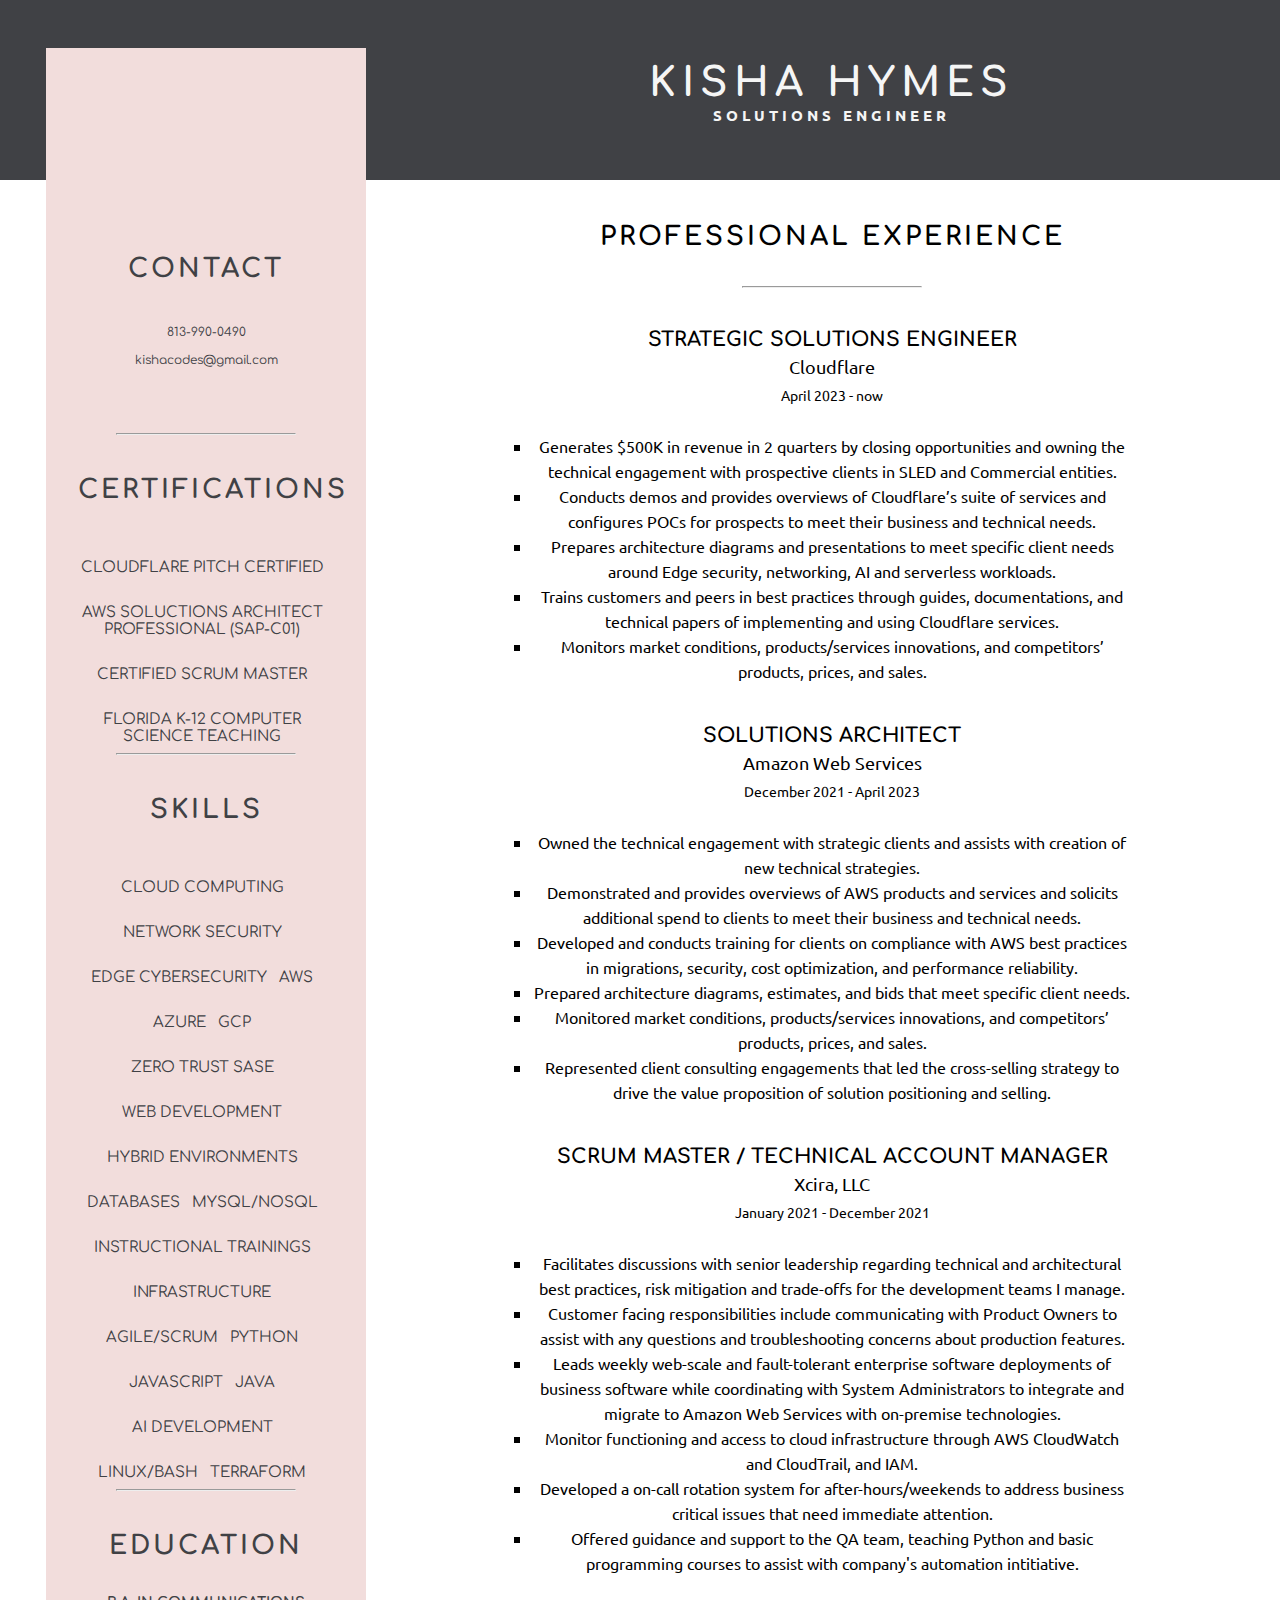
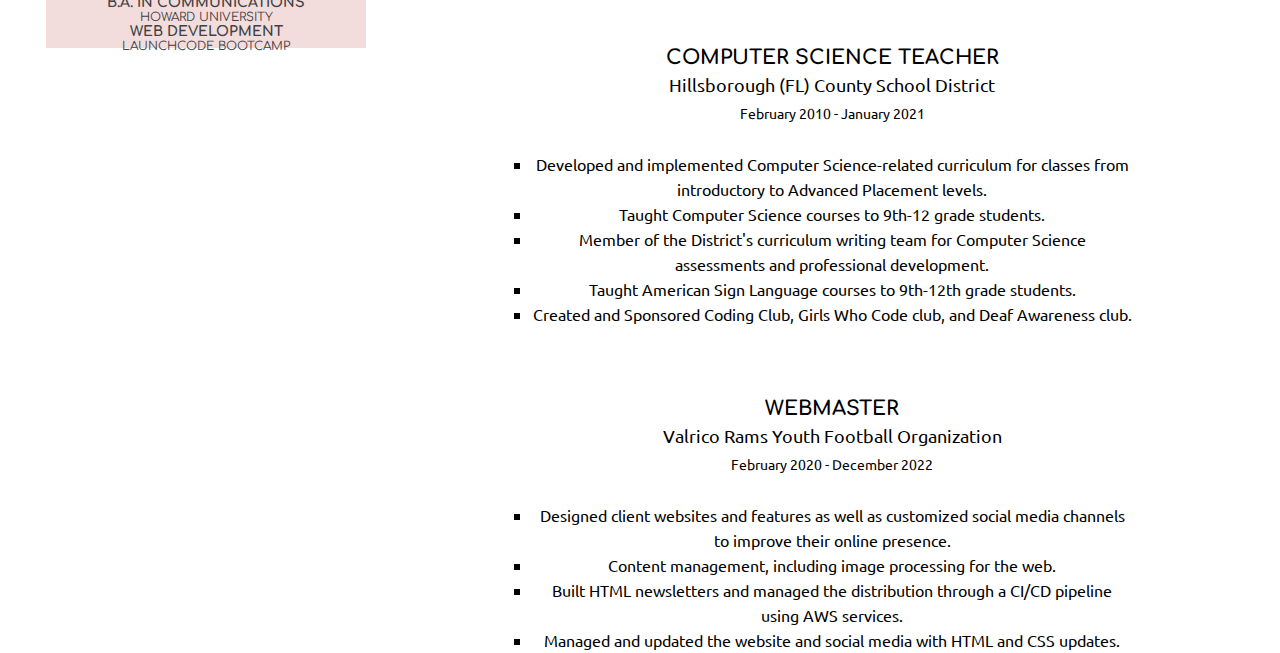
<file: newindex.html>
<html lang="en">
  <head>
    <meta charset="UTF-8" />
    <meta name="viewport" content="width=device-width, initial-scale=1.0" />
    <meta http-equiv="X-UA-Compatible" content="ie=edge" />
    <!--GOOGLE FONT-->
    <link
      href="https://fonts.googleapis.com/css?family=Comfortaa:700|Ubuntu"
      rel="stylesheet"
    />
    <!--FONT AWESOME-->
    <link
      rel="stylesheet"
      href="https://use.fontawesome.com/releases/v5.0.10/css/all.css"
      integrity="sha384-+d0P83n9kaQMCwj8F4RJB66tzIwOKmrdb46+porD/OvrJ+37WqIM7UoBtwHO6Nlg"
      crossorigin="anonymous"
    />
    <link rel="stylesheet" href="resume.css" />
    <!-- <link
      rel="stylesheet"
      type="text/css"
      href="https://kishacodes-website.s3.amazonaws.com/resume.css"
    /> -->
    <title>Resume for Kisha Hymes</title>
  </head>

  <body>
    <aside class="toc">
      <section class="section-heading">
        <h2>Contact</h2>
        <div class="contact-info">
          <p>813-990-0490</p>
          <p>kishacodes@gmail.com</p>
        </div>
        <div>
          <ul class="social-media">
            <li>
              <a href="https://www.linkedin.com/in/kishahymes" target="_blank">
                <i class="fab fa-linkedin"></i>
              </a>
            </li>
            <li>
              <a href="https://www.github.com/kishacodes" target="_blank">
                <i class="fab fa-github"></i>
              </a>
            </li>
            <!-- <li>
              <a href="https://www.kishacodes.com/" target="_blank">
                <i class="fab fa-codepen"></i>
              </a>
            </li> -->
          </ul>
        </div>
      </section>
      <hr />
      <section class="section-heading-2">
        <h2>Certifications</h2>
        <div class="languages">
          <ul>
            <li>Cloudflare Pitch Certified </li>
            <li>AWS Soluctions Architect Professional (SAP-C01) </li>
            <li>Certified Scrum Master</li>
            <li>Florida K-12 Computer Science Teaching</li>
          </ul>
        </div>
      </section>
      <hr />
      <section class="section-heading-2">
        <h2>Skills</h2>
        <div class="languages">
          <ul>
            <li>Cloud Computing</li>
            <li>Network Security</li>
            <li>Edge Cybersecurity</li>
            <li>AWS</li>
            <li>Azure</li>
            <li>GCP</li>
            <li>Zero Trust SASE</li>
            
            <li>Web development</li>
            <li>Hybrid environments</li>
	    <li>Databases</li>
      <li>MySQL/NoSQL</li>
            <li>Instructional Trainings</li>
            <li>Infrastructure</li>
            <li>Agile/Scrum</li>
            <li>Python</li>
            <li>JavaScript</li>
            <li>Java</li>
            <li>AI development</li>
            <li>Linux/Bash</li>
            <li>Terraform</li>
            
          </ul>
        </div>
      </section>

      <hr />

      <section class="section-heading-2">
        <h2>Education</h2>
        <div>
          <h3 class="degree-title">B.A. in COMMUNICATIONS</h3>
          <p class="institution">Howard University</p>
        </div>
        <div>
          <h3 class="degree-title">WEB DEVELOPMENT</h3>
          <p class="institution">Launchcode Bootcamp</p>
        </div>
      </section>
    </aside>
    <main>
      <header>
        <div class="main-heading">
          <h1 class="title">
            <span class="name">Kisha Hymes</span>
            <span class="professional-title">Solutions Engineer</span>
          </h1>
        </div>
      </header>
      <article class="work">
        <h2>Professional Experience</h2>
        <hr />
        <div>
          <h1 class="position-title">
            Strategic Solutions Engineer
          </h1>
          <p class="company-name">Cloudflare</p>
          <p class="dates">April 2023 - now </p>
          <div class="job-items">
            <ul class="job-description">
              <li>Generates $500K in revenue in 2 quarters by closing opportunities and 
                owning the technical engagement with prospective clients in SLED and Commercial entities.
              </li>
              <li>Conducts demos and provides overviews of Cloudflare’s suite of services and 
                configures POCs for prospects to meet their business and technical needs.
              </li><li>Prepares architecture diagrams and presentations to meet specific client 
                needs around Edge security, networking, AI and serverless workloads.
              </li>
              <li>
                Trains customers and peers in best practices through guides, documentations, 
and technical papers of implementing and using Cloudflare services. 
              </li>
              <li>
                Monitors market conditions, products/services innovations, and competitors’ 
products, prices, and sales. 
              </li>
              
            </ul>
          </div>

        <div>
          <h1 class="position-title">
            Solutions Architect
          </h1>
          <p class="company-name">Amazon Web Services</p>
          <p class="dates">December 2021 - April 2023 </p>
          <div class="job-items">
            <ul class="job-description">
              <li>
                Owned the technical engagement with strategic clients and assists with
creation of new technical strategies.
              </li>
              <li>
                Demonstrated and provides overviews of AWS products and services and
solicits additional spend to clients to meet their business and technical needs.
              </li>
              <li>
                Developed and conducts training for clients on compliance with AWS best
practices in migrations, security, cost optimization, and performance
reliability.
              </li>
              <li>
                Prepared architecture diagrams, estimates, and bids that meet specific client
needs.

              </li>
              <li>
                Monitored market conditions, products/services innovations, and competitors’
products, prices, and sales.

              </li>
              <li>
                Represented client consulting engagements that led the cross-selling strategy
to drive the value proposition of solution positioning and selling.


              </li>
              
            </ul>
          </div>
        
<div>
          <h1 class="position-title">
            Scrum Master / Technical Account Manager
          </h1>
          <p class="company-name">Xcira, LLC</p>
          <p class="dates">January 2021 - December 2021</p>
          <div class="job-items">
            <ul class="job-description">
              <li>
                Facilitates discussions with senior leadership regarding
                technical and architectural best practices, risk mitigation and
                trade-offs for the development teams I manage.
              </li>
              <li>
                Customer facing responsibilities include communicating with
                Product Owners to assist with any questions and troubleshooting
                concerns about production features.
              </li>
              <li>
                Leads weekly web-scale and fault-tolerant enterprise software
                deployments of business software while coordinating with System
                Administrators to integrate and migrate to Amazon Web Services
                with on-premise technologies.
              </li>
              <li>
                Monitor functioning and access to cloud infrastructure through
                AWS CloudWatch and CloudTrail, and IAM.
              </li>
              <li>
                Developed a on-call rotation system for after-hours/weekends to
                address business critical issues that need immediate attention.
              </li>
              <li>
                Offered guidance and support to the QA team, teaching Python and
                basic programming courses to assist with company's automation
                intitiative.
              </li>
            </ul>
          </div>
        </div>
      </article>
      <article class="work">
        <div>
          <h1 class="position-title">Computer Science Teacher</h1>
          <p class="company-name">Hillsborough (FL) County School District</p>
          <p class="dates">February 2010 - January 2021</p>
          <div class="job-items">
            <ul class="job-description">
              <li>
                Developed and implemented Computer Science-related curriculum
                for classes from introductory to Advanced Placement levels.
              </li>
              <li>Taught Computer Science courses to 9th-12 grade students.</li>
              <li>
                Member of the District's curriculum writing team for Computer
                Science assessments and professional development.
              </li>
              <li>
                Taught American Sign Language courses to 9th-12th grade
                students.
              </li>
              <li>
                Created and Sponsored Coding Club, Girls Who Code club, and Deaf
                Awareness club.
              </li>
            </ul>
          </div>
        </div>
      </article>

      <article class="work">
        <div>
          <h1 class="position-title">WebMaster</h1>
          <p class="company-name">Valrico Rams Youth Football Organization</p>
          <p class="dates">February 2020 - December 2022</p>
          <div class="job-items">
            <ul class="job-description">
              <li>
                Designed client websites and features as well as customized
                social media channels to improve their online presence.
              </li>
              <li>
                Content management, including image processing for the web.
              </li>
              <li>
                Built HTML newsletters and managed the distribution through a
                CI/CD pipeline using AWS services.
              </li>
              <li>
                Managed and updated the website and social media with HTML and
                CSS updates.
              </li>
            </ul>
          </div>
        </div>
      </article>
    </main>
  </body>
</html>
</file>
<file: resume.css>
* {
  margin: 0;
  padding: 0;
  box-sizing: border-box;
}

body {
  font-family: "Ubuntu";
}

main {
  background-color: #d5ded9;
}

.main-heading {
  background-color: #404145;
  color: whitesmoke;
  height: 20vh;
  position: relative;
  z-index: 1;
  margin: 0;
  padding: 0;
  border: 1px solid #404145;
}

.title {
  color: whitesmoke;
  text-transform: uppercase;
  margin-bottom: 10px;
}

.name,
.professional-title {
  display: block;
  top: 50%;
  left: 65%;
  position: absolute;
  transform: translate(-50%, -65%);
}
.name {
  font-size: 40px;
  letter-spacing: 6px;
  font-family: "Comfortaa";
}

.professional-title {
  font-size: 15px;
  letter-spacing: 4px;
  padding-top: 80px;
}

aside {
  float: left;
  max-width: 25%;
  height: 900px;
  margin-left: 30px;
  z-index: 2;
  position: absolute;
}

.toc {
  background-color: #f2dddc;
  position: relative;
  top: 3em;
  left: 1em;
  height: 1600px;
  padding: 2em;
}

.section-heading,
.section-heading-2 {
  font-family: "Comfortaa";
  font-size: 15px;
  color: #404145;
  text-align: center;
  text-transform: uppercase;
}
.section-heading {
  margin-top: 174px;
}

.section-heading p {
  font-size: 12px;
  line-height: 28px;
  text-transform: lowercase;
}

h2 {
  margin-bottom: 20px;
}

.social-media li {
  display: inline-block;
  font-size: 28px;
  text-decoration: none;
  padding-top: 20px;
  padding-bottom: 35px;
  letter-spacing: 8px;
}

.social-media a:visited {
  color: #800080;
}

.fab {
  color: #404145;
}

hr {
  width: 180px;
  margin: 0 auto;
  color: #404145;
}

.section-heading-2 {
  margin-top: 40px;
}

.languages li {
  display: inline-block;
  text-decoration: none;
  padding: 20px 8px 8px 0;
}

.degree-title {
  font-size: 14px;
}

.institution,
.date {
  font-size: 12px;
}
.date {
  padding-bottom: 40px;
}

h2,
.position-title {
  font-family: "Comfortaa";
  text-transform: uppercase;
}

h2 {
  letter-spacing: 3px;
  margin-top: 12px;
  font-size: 26px;
  padding-bottom: 15px;
}

.work {
  background-color: white;
  width: 70%;
  float: right;
  text-align: center;
  margin-top: 30px;
}

.position-title {
  font-size: 20px;
  margin-top: 40px;
}

.company-name {
  font-size: 18px;
  margin-top: 5px;
}

.dates {
  font-size: 14px;
  margin-top: 8px;
}

.job-items {
  margin: 0 auto;
  width: 600px;
  padding-top: 30px;
  display: inline-block;
}

.job-description {
  list-style-type: square;
  line-height: 25px;
  text-align: center;
}
</file>
